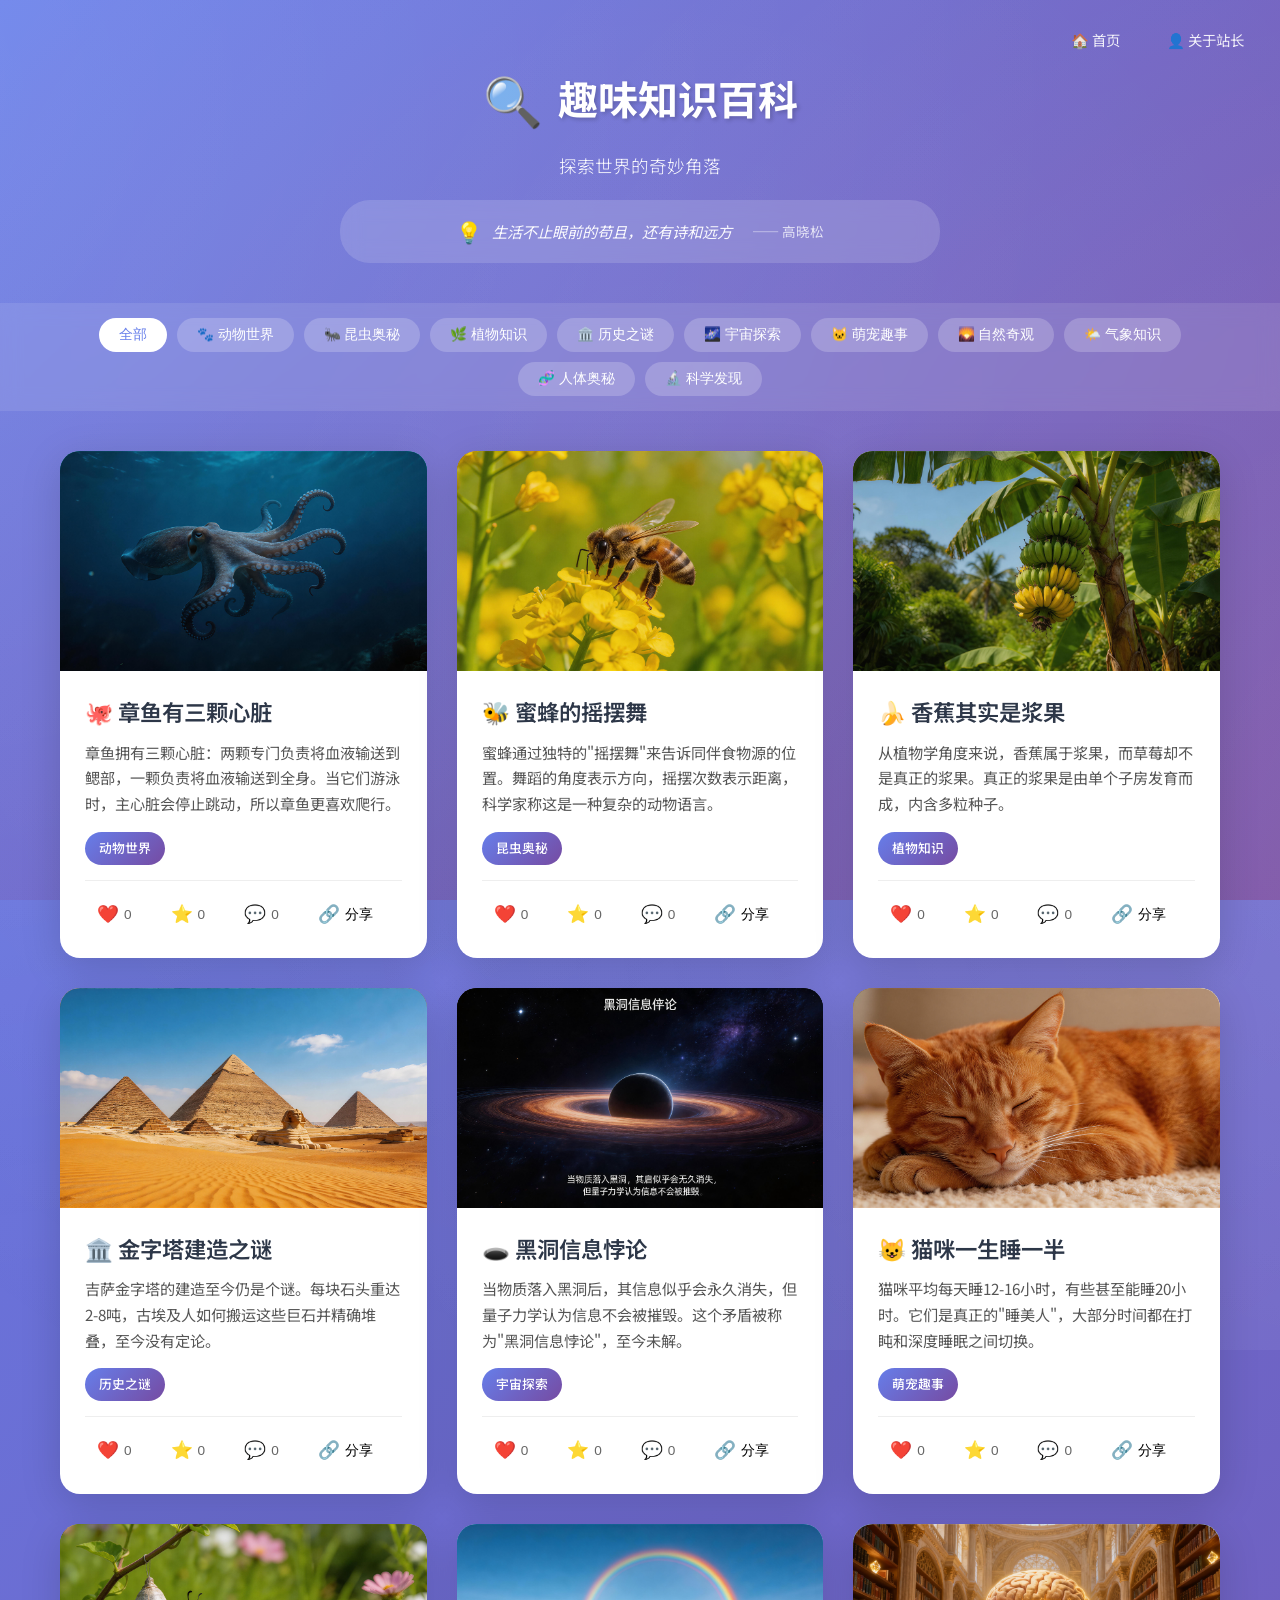
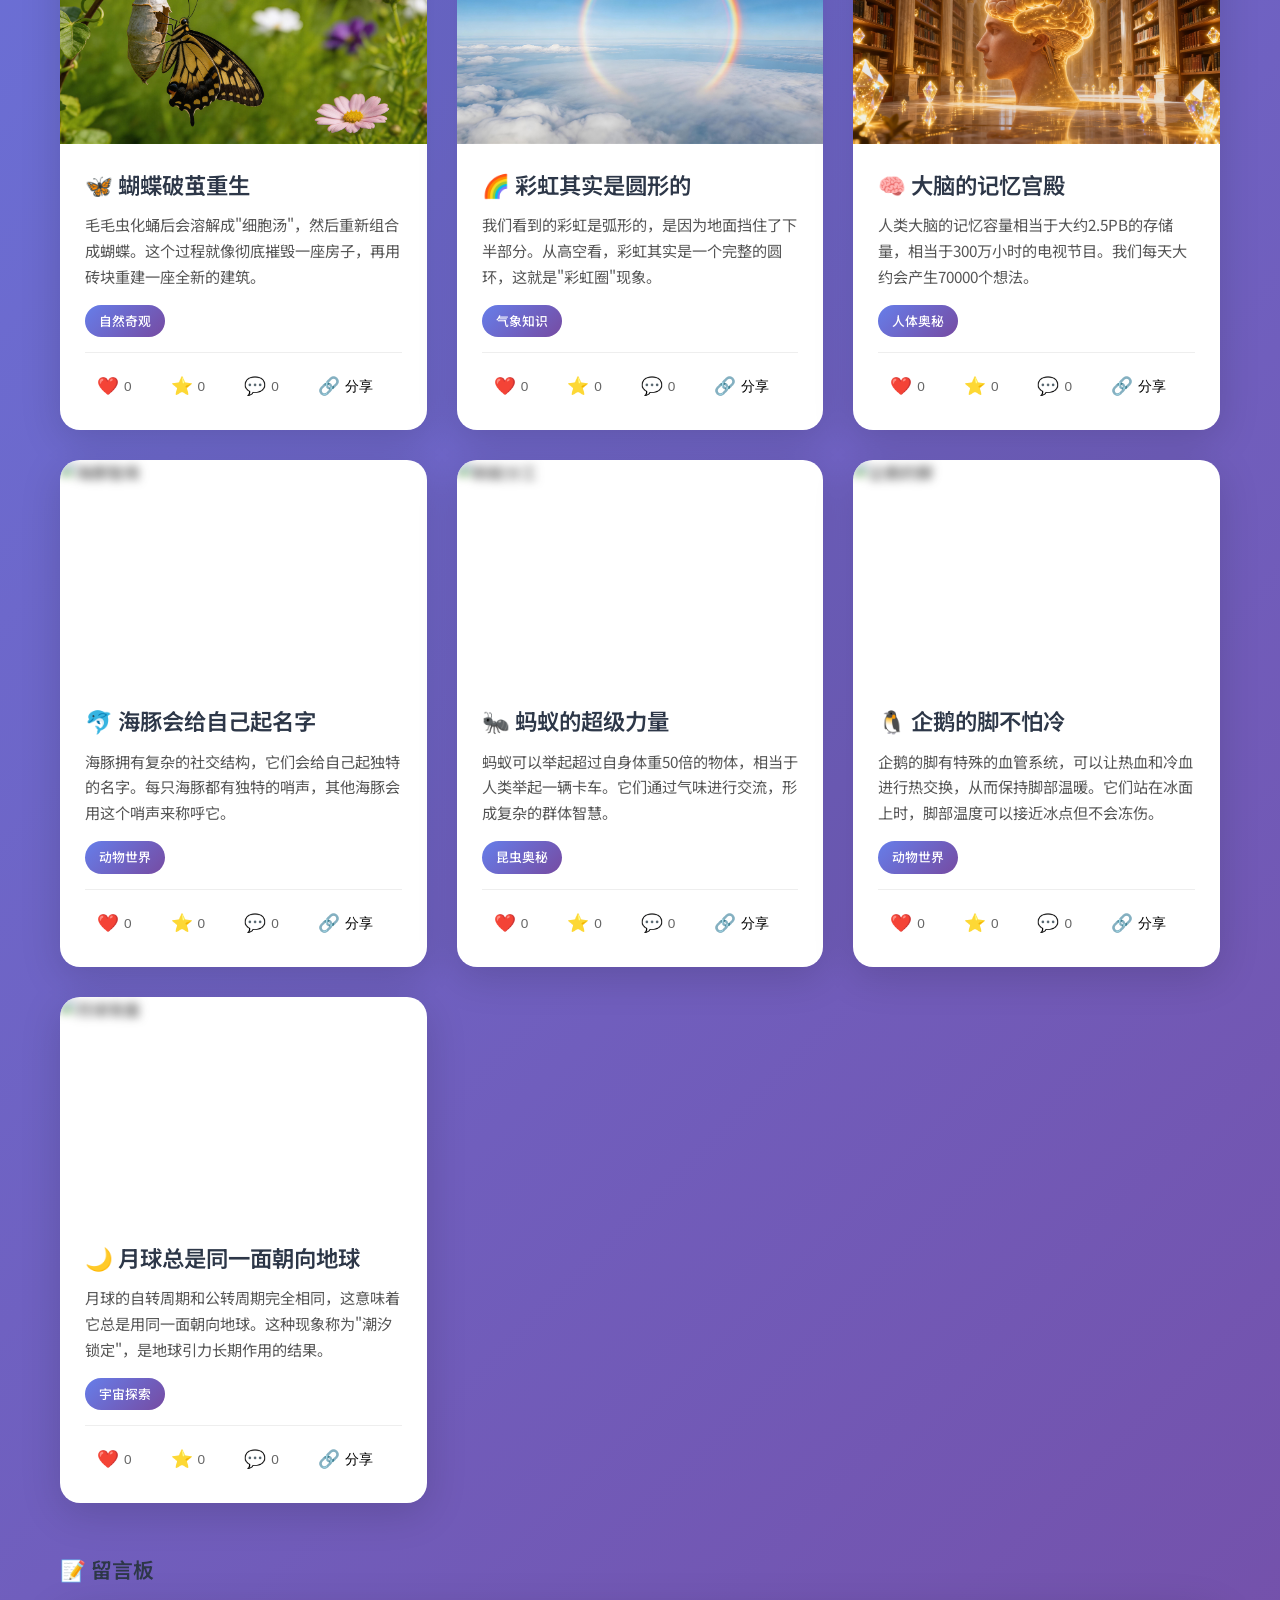
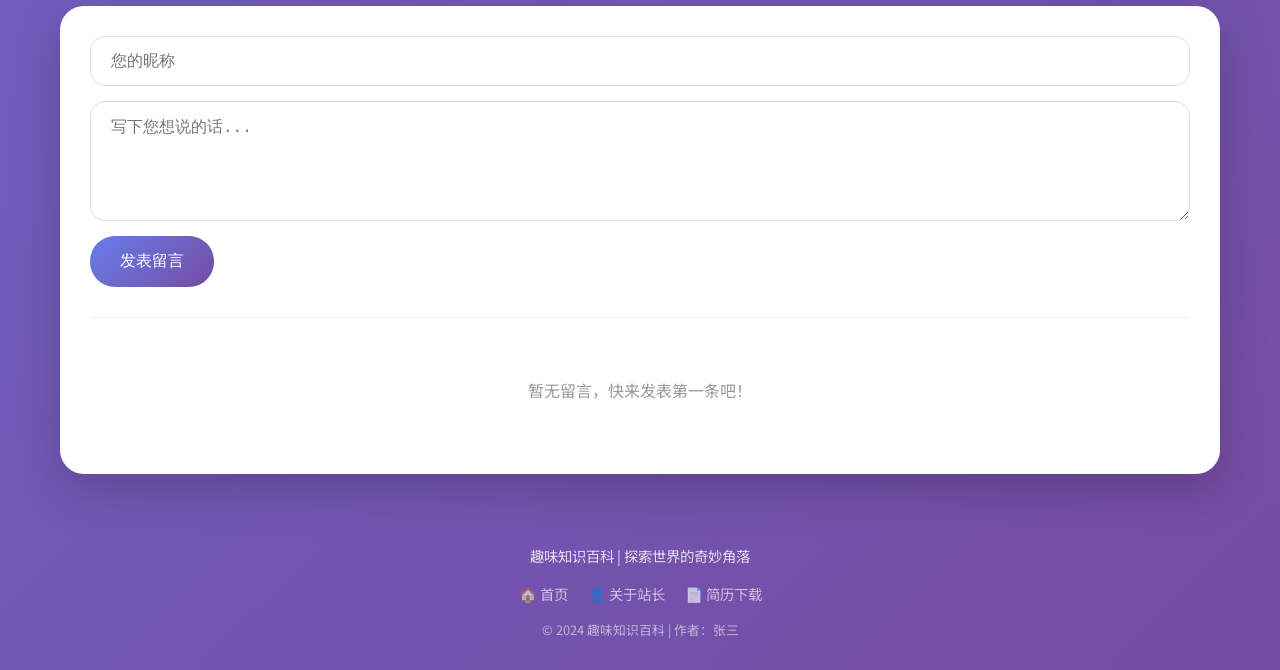
<file: index.html>
<!DOCTYPE html>
<html lang="zh-CN">
<head>
    <meta charset="UTF-8">
    <meta name="viewport" content="width=device-width, initial-scale=1.0">
    <title>趣味知识百科</title>
    <link rel="stylesheet" href="styles.css">
    <link href="https://fonts.googleapis.com/css2?family=Noto+Sans+SC:wght@300;400;500;700&display=swap" rel="stylesheet">
</head>
<body>
    <header class="header">
        <div class="container">
            <nav class="nav">
                <a href="index.html" class="nav-link">🏠 首页</a>
                <a href="about.html" class="nav-link">👤 关于站长</a>
            </nav>
            <div class="logo">
                <span class="icon">🔍</span>
                <h1>趣味知识百科</h1>
            </div>
            <p class="tagline">探索世界的奇妙角落</p>
            <div class="daily-quote" id="dailyQuote">
                <span class="quote-icon">💡</span>
                <span class="quote-text">加载中...</span>
                <span class="quote-author"></span>
            </div>
        </div>
    </header>

    <div class="category-filter">
        <div class="container">
            <button class="filter-btn active" data-category="all">全部</button>
            <button class="filter-btn" data-category="动物世界">🐾 动物世界</button>
            <button class="filter-btn" data-category="昆虫奥秘">🐜 昆虫奥秘</button>
            <button class="filter-btn" data-category="植物知识">🌿 植物知识</button>
            <button class="filter-btn" data-category="历史之谜">🏛️ 历史之谜</button>
            <button class="filter-btn" data-category="宇宙探索">🌌 宇宙探索</button>
            <button class="filter-btn" data-category="萌宠趣事">🐱 萌宠趣事</button>
            <button class="filter-btn" data-category="自然奇观">🌄 自然奇观</button>
            <button class="filter-btn" data-category="气象知识">🌤️ 气象知识</button>
            <button class="filter-btn" data-category="人体奥秘">🧬 人体奥秘</button>
            <button class="filter-btn" data-category="科学发现">🔬 科学发现</button>
        </div>
    </div>

    <main class="main">
        <div class="container">
            <section class="card-grid">
                <article class="card" data-id="octopus" data-category="动物世界">
                    <div class="card-image">
                        <img data-src="images/jimeng-2026-06-02-5478-章鱼有三颗心脏科普知识配图，真实章鱼特写，质感清晰，无卡片边框，纯粹真实摄影.png" alt="章鱼有三颗心脏" class="lightbox-trigger lazy">
                        <img data-src="images/jimeng-2026-06-02-7272-章鱼有三颗心脏科普知识配图，真实章鱼在珊瑚礁间游动，无卡片边框，纯粹真实摄影，自....png" alt="章鱼在珊瑚礁间" class="lightbox-trigger lazy">
                        <img data-src="images/jimeng-2026-06-02-8868-章鱼有三颗心脏科普知识配图，真实章鱼在深海环境，无卡片边框，纯粹真实摄影，深海蓝....png" alt="章鱼在深海" class="lightbox-trigger lazy">
                        <div class="image-overlay">
                            <span class="overlay-icon">🔍</span>
                        </div>
                    </div>
                    <div class="card-content">
                        <h2 class="card-title">🐙 章鱼有三颗心脏</h2>
                        <p class="card-description">章鱼拥有三颗心脏：两颗专门负责将血液输送到鳃部，一颗负责将血液输送到全身。当它们游泳时，主心脏会停止跳动，所以章鱼更喜欢爬行。</p>
                        <span class="card-tag">动物世界</span>
                        <div class="card-actions">
                            <button class="action-btn like-btn" data-action="like">
                                <span class="action-icon">❤️</span>
                                <span class="action-count" id="like-octopus">0</span>
                            </button>
                            <button class="action-btn favorite-btn" data-action="favorite">
                                <span class="action-icon">⭐</span>
                                <span class="action-count" id="favorite-octopus">0</span>
                            </button>
                            <button class="action-btn comment-btn" data-action="comment">
                                <span class="action-icon">💬</span>
                                <span class="action-count" id="comment-octopus">0</span>
                            </button>
                            <button class="action-btn share-btn" data-action="share">
                                <span class="action-icon">🔗</span>
                                <span class="action-text">分享</span>
                            </button>
                        </div>
                    </div>
                </article>

                <article class="card" data-id="bee" data-category="昆虫奥秘">
                    <div class="card-image">
                        <img data-src="images/jimeng-2026-06-02-3934-蜜蜂的摇摆舞科普配图，真实蜜蜂在花朵上，无卡片边框，自然微距摄影，清晰生动.png" alt="蜜蜂的摇摆舞" class="lightbox-trigger lazy">
                        <img data-src="images/jimeng-2026-06-02-1002-蜜蜂的摇摆舞科普配图，蜂巢内蜜蜂群体，无卡片边框，真实自然摄影.png" alt="蜂巢内蜜蜂" class="lightbox-trigger lazy">
                        <img data-src="images/jimeng-2026-06-02-6419-蜜蜂的摇摆舞科普配图，春季花丛中蜜蜂特写，无卡片边框，真实微距摄影.png" alt="花丛中蜜蜂" class="lightbox-trigger lazy">
                        <div class="image-overlay">
                            <span class="overlay-icon">🔍</span>
                        </div>
                    </div>
                    <div class="card-content">
                        <h2 class="card-title">🐝 蜜蜂的摇摆舞</h2>
                        <p class="card-description">蜜蜂通过独特的"摇摆舞"来告诉同伴食物源的位置。舞蹈的角度表示方向，摇摆次数表示距离，科学家称这是一种复杂的动物语言。</p>
                        <span class="card-tag">昆虫奥秘</span>
                        <div class="card-actions">
                            <button class="action-btn like-btn" data-action="like">
                                <span class="action-icon">❤️</span>
                                <span class="action-count" id="like-bee">0</span>
                            </button>
                            <button class="action-btn favorite-btn" data-action="favorite">
                                <span class="action-icon">⭐</span>
                                <span class="action-count" id="favorite-bee">0</span>
                            </button>
                            <button class="action-btn comment-btn" data-action="comment">
                                <span class="action-icon">💬</span>
                                <span class="action-count" id="comment-bee">0</span>
                            </button>
                            <button class="action-btn share-btn" data-action="share">
                                <span class="action-icon">🔗</span>
                                <span class="action-text">分享</span>
                            </button>
                        </div>
                    </div>
                </article>

                <article class="card" data-id="banana" data-category="植物知识">
                    <div class="card-image">
                        <img data-src="images/jimeng-2026-06-02-8389-香蕉其实是浆果科普配图，新鲜剥开香蕉特写，果肉纹理清晰，无卡片边框，真实美食摄影.png" alt="香蕉是浆果" class="lightbox-trigger lazy">
                        <img data-src="images/jimeng-2026-06-02-6418-香蕉其实是浆果科普配图，热带香蕉园收获场景，无卡片边框，真实农业摄影.png" alt="香蕉园" class="lightbox-trigger lazy">
                        <img data-src="images/jimeng-2026-06-02-7385-香蕉其实是浆果科普配图，热带香蕉树成串香蕉，无卡片边框，真实自然风光摄影.png" alt="香蕉树" class="lightbox-trigger lazy">
                        <div class="image-overlay">
                            <span class="overlay-icon">🔍</span>
                        </div>
                    </div>
                    <div class="card-content">
                        <h2 class="card-title">🍌 香蕉其实是浆果</h2>
                        <p class="card-description">从植物学角度来说，香蕉属于浆果，而草莓却不是真正的浆果。真正的浆果是由单个子房发育而成，内含多粒种子。</p>
                        <span class="card-tag">植物知识</span>
                        <div class="card-actions">
                            <button class="action-btn like-btn" data-action="like">
                                <span class="action-icon">❤️</span>
                                <span class="action-count" id="like-banana">0</span>
                            </button>
                            <button class="action-btn favorite-btn" data-action="favorite">
                                <span class="action-icon">⭐</span>
                                <span class="action-count" id="favorite-banana">0</span>
                            </button>
                            <button class="action-btn comment-btn" data-action="comment">
                                <span class="action-icon">💬</span>
                                <span class="action-count" id="comment-banana">0</span>
                            </button>
                            <button class="action-btn share-btn" data-action="share">
                                <span class="action-icon">🔗</span>
                                <span class="action-text">分享</span>
                            </button>
                        </div>
                    </div>
                </article>

                <article class="card" data-id="pyramid" data-category="历史之谜">
                    <div class="card-image">
                        <img data-src="images/jimeng-2026-06-02-6427-金字塔建造之谜科普配图，日落金字塔全景，大气壮观，无卡片边框，真实风景摄影.png" alt="金字塔建造之谜" class="lightbox-trigger lazy">
                        <img data-src="images/jimeng-2026-06-02-1723-金字塔建造之谜科普配图，金字塔石块纹理特写，古老质感，无卡片边框，真实细节摄影.png" alt="金字塔石块" class="lightbox-trigger lazy">
                        <img data-src="images/jimeng-2026-06-02-6603-金字塔建造之谜科普配图，吉萨金字塔群沙漠全景，无卡片边框，真实风景摄影.png" alt="吉萨金字塔群" class="lightbox-trigger lazy">
                        <div class="image-overlay">
                            <span class="overlay-icon">🔍</span>
                        </div>
                    </div>
                    <div class="card-content">
                        <h2 class="card-title">🏛️ 金字塔建造之谜</h2>
                        <p class="card-description">吉萨金字塔的建造至今仍是个谜。每块石头重达2-8吨，古埃及人如何搬运这些巨石并精确堆叠，至今没有定论。</p>
                        <span class="card-tag">历史之谜</span>
                        <div class="card-actions">
                            <button class="action-btn like-btn" data-action="like">
                                <span class="action-icon">❤️</span>
                                <span class="action-count" id="like-pyramid">0</span>
                            </button>
                            <button class="action-btn favorite-btn" data-action="favorite">
                                <span class="action-icon">⭐</span>
                                <span class="action-count" id="favorite-pyramid">0</span>
                            </button>
                            <button class="action-btn comment-btn" data-action="comment">
                                <span class="action-icon">💬</span>
                                <span class="action-count" id="comment-pyramid">0</span>
                            </button>
                            <button class="action-btn share-btn" data-action="share">
                                <span class="action-icon">🔗</span>
                                <span class="action-text">分享</span>
                            </button>
                        </div>
                    </div>
                </article>

                <article class="card" data-id="blackhole" data-category="宇宙探索">
                    <div class="card-image">
                        <img data-src="images/jimeng-2026-06-02-1906-黑洞信息悖论科普配图，宇宙黑洞可视化，吸积盘发光，无卡片边框，科幻真实质感宇宙场....png" alt="黑洞信息悖论" class="lightbox-trigger lazy">
                        <img data-src="images/jimeng-2026-06-02-2235-黑洞信息悖论科普配图，黑洞事件视界全景星云背景，无卡片边框，宇宙科学可视化.png" alt="黑洞事件视界" class="lightbox-trigger lazy">
                        <img data-src="images/jimeng-2026-06-02-3028-黑洞信息悖论科普配图，超大质量黑洞侧面视角，无卡片边框，宇宙深空场景真实质感.png" alt="超大质量黑洞" class="lightbox-trigger lazy">
                        <div class="image-overlay">
                            <span class="overlay-icon">🔍</span>
                        </div>
                    </div>
                    <div class="card-content">
                        <h2 class="card-title">🕳️ 黑洞信息悖论</h2>
                        <p class="card-description">当物质落入黑洞后，其信息似乎会永久消失，但量子力学认为信息不会被摧毁。这个矛盾被称为"黑洞信息悖论"，至今未解。</p>
                        <span class="card-tag">宇宙探索</span>
                        <div class="card-actions">
                            <button class="action-btn like-btn" data-action="like">
                                <span class="action-icon">❤️</span>
                                <span class="action-count" id="like-blackhole">0</span>
                            </button>
                            <button class="action-btn favorite-btn" data-action="favorite">
                                <span class="action-icon">⭐</span>
                                <span class="action-count" id="favorite-blackhole">0</span>
                            </button>
                            <button class="action-btn comment-btn" data-action="comment">
                                <span class="action-icon">💬</span>
                                <span class="action-count" id="comment-blackhole">0</span>
                            </button>
                            <button class="action-btn share-btn" data-action="share">
                                <span class="action-icon">🔗</span>
                                <span class="action-text">分享</span>
                            </button>
                        </div>
                    </div>
                </article>

                <article class="card" data-id="cat" data-category="萌宠趣事">
                    <div class="card-image">
                        <img data-src="images/jimeng-2026-06-02-8568-猫咪一生睡一半科普配图，猫咪蜷缩窗台晒太阳睡觉，无卡片边框，治愈真实猫摄影.png" alt="猫咪的睡眠" class="lightbox-trigger lazy">
                        <img data-src="images/jimeng-2026-06-02-2104-猫咪一生睡一半科普配图，猫咪趴在沙发睡觉，暖色调室内，无卡片边框，真实猫咪摄影.png" alt="猫咪在沙发" class="lightbox-trigger lazy">
                        <img data-src="images/jimeng-2026-06-02-2727-猫咪一生睡一半科普配图，橘猫趴在地毯深度睡眠特写，无卡片边框，真实宠物摄影.png" alt="橘猫睡觉" class="lightbox-trigger lazy">
                        <div class="image-overlay">
                            <span class="overlay-icon">🔍</span>
                        </div>
                    </div>
                    <div class="card-content">
                        <h2 class="card-title">😺 猫咪一生睡一半</h2>
                        <p class="card-description">猫咪平均每天睡12-16小时，有些甚至能睡20小时。它们是真正的"睡美人"，大部分时间都在打盹和深度睡眠之间切换。</p>
                        <span class="card-tag">萌宠趣事</span>
                        <div class="card-actions">
                            <button class="action-btn like-btn" data-action="like">
                                <span class="action-icon">❤️</span>
                                <span class="action-count" id="like-cat">0</span>
                            </button>
                            <button class="action-btn favorite-btn" data-action="favorite">
                                <span class="action-icon">⭐</span>
                                <span class="action-count" id="favorite-cat">0</span>
                            </button>
                            <button class="action-btn comment-btn" data-action="comment">
                                <span class="action-icon">💬</span>
                                <span class="action-count" id="comment-cat">0</span>
                            </button>
                            <button class="action-btn share-btn" data-action="share">
                                <span class="action-icon">🔗</span>
                                <span class="action-text">分享</span>
                            </button>
                        </div>
                    </div>
                </article>

                <article class="card" data-id="butterfly" data-category="自然奇观">
                    <div class="card-image">
                        <img data-src="images/jimeng-2026-06-02-9205-蝴蝶破茧重生科普配图，蝴蝶刚破茧展开翅膀，无卡片边框，真实自然微距摄影.png" alt="蝴蝶破茧" class="lightbox-trigger lazy">
                        <img data-src="images/jimeng-2026-06-02-6712-蝴蝶破茧重生科普配图，蝴蝶破茧过程特写，蛹开裂细节，无卡片边框，真实自然微距摄影.png" alt="蝴蝶破茧过程" class="lightbox-trigger lazy">
                        <img data-src="images/jimeng-2026-06-02-8774-蝴蝶破茧重生科普配图，蝴蝶完全破茧停留在茧壳，花园背景，无卡片边框，真实自然摄影.png" alt="蝴蝶停留在茧壳" class="lightbox-trigger lazy">
                        <div class="image-overlay">
                            <span class="overlay-icon">🔍</span>
                        </div>
                    </div>
                    <div class="card-content">
                        <h2 class="card-title">🦋 蝴蝶破茧重生</h2>
                        <p class="card-description">毛毛虫化蛹后会溶解成"细胞汤"，然后重新组合成蝴蝶。这个过程就像彻底摧毁一座房子，再用砖块重建一座全新的建筑。</p>
                        <span class="card-tag">自然奇观</span>
                        <div class="card-actions">
                            <button class="action-btn like-btn" data-action="like">
                                <span class="action-icon">❤️</span>
                                <span class="action-count" id="like-butterfly">0</span>
                            </button>
                            <button class="action-btn favorite-btn" data-action="favorite">
                                <span class="action-icon">⭐</span>
                                <span class="action-count" id="favorite-butterfly">0</span>
                            </button>
                            <button class="action-btn comment-btn" data-action="comment">
                                <span class="action-icon">💬</span>
                                <span class="action-count" id="comment-butterfly">0</span>
                            </button>
                            <button class="action-btn share-btn" data-action="share">
                                <span class="action-icon">🔗</span>
                                <span class="action-text">分享</span>
                            </button>
                        </div>
                    </div>
                </article>

                <article class="card" data-id="rainbow" data-category="气象知识">
                    <div class="card-image">
                        <img data-src="images/jimeng-2026-06-02-3410-彩虹其实是圆形的科普配图，雨后瀑布上空完整圆形彩虹，无卡片边框，真实自然风景摄影.png" alt="彩虹是圆形的" class="lightbox-trigger lazy">
                        <img data-src="images/jimeng-2026-06-02-4482-彩虹其实是圆形的科普配图，完整圆形彩虹环绕远山，航拍视角，无卡片边框，真实自然风....png" alt="彩虹环绕远山" class="lightbox-trigger lazy">
                        <img data-src="images/jimeng-2026-06-02-6774-彩虹其实是圆形的科普配图，高空俯瞰完整圆形彩虹，云层背景，无卡片边框，真实自然风....png" alt="高空彩虹" class="lightbox-trigger lazy">
                        <div class="image-overlay">
                            <span class="overlay-icon">🔍</span>
                        </div>
                    </div>
                    <div class="card-content">
                        <h2 class="card-title">🌈 彩虹其实是圆形的</h2>
                        <p class="card-description">我们看到的彩虹是弧形的，是因为地面挡住了下半部分。从高空看，彩虹其实是一个完整的圆环，这就是"彩虹圈"现象。</p>
                        <span class="card-tag">气象知识</span>
                        <div class="card-actions">
                            <button class="action-btn like-btn" data-action="like">
                                <span class="action-icon">❤️</span>
                                <span class="action-count" id="like-rainbow">0</span>
                            </button>
                            <button class="action-btn favorite-btn" data-action="favorite">
                                <span class="action-icon">⭐</span>
                                <span class="action-count" id="favorite-rainbow">0</span>
                            </button>
                            <button class="action-btn comment-btn" data-action="comment">
                                <span class="action-icon">💬</span>
                                <span class="action-count" id="comment-rainbow">0</span>
                            </button>
                            <button class="action-btn share-btn" data-action="share">
                                <span class="action-icon">🔗</span>
                                <span class="action-text">分享</span>
                            </button>
                        </div>
                    </div>
                </article>

                <article class="card" data-id="brain" data-category="人体奥秘">
                    <div class="card-image">
                        <img data-src="images/jimeng-2026-06-07-1832-轻柔梦幻风格，人类大脑向外飘出无数色彩柔和的发光微型气泡，每个气泡都代表一个想法....png" alt="大脑记忆" class="lightbox-trigger lazy">
                        <img data-src="images/jimeng-2026-06-07-3796-创意信息可视化风格，左侧是人类大脑，右侧做直观类比：堆叠的2.5PB容量硬盘阵列....png" alt="大脑结构" class="lightbox-trigger lazy">
                        <img data-src="images/jimeng-2026-06-07-5458-奇幻概念插画风格，人类大脑内部构建成宏伟的宫殿空间，排列着无数装满记忆的书架与发....png" alt="大脑功能" class="lightbox-trigger lazy">
                        <div class="image-overlay">
                            <span class="overlay-icon">🔍</span>
                        </div>
                    </div>
                    <div class="card-content">
                        <h2 class="card-title">🧠 大脑的记忆宫殿</h2>
                        <p class="card-description">人类大脑的记忆容量相当于大约2.5PB的存储量，相当于300万小时的电视节目。我们每天大约会产生70000个想法。</p>
                        <span class="card-tag">人体奥秘</span>
                        <div class="card-actions">
                            <button class="action-btn like-btn" data-action="like">
                                <span class="action-icon">❤️</span>
                                <span class="action-count" id="like-brain">0</span>
                            </button>
                            <button class="action-btn favorite-btn" data-action="favorite">
                                <span class="action-icon">⭐</span>
                                <span class="action-count" id="favorite-brain">0</span>
                            </button>
                            <button class="action-btn comment-btn" data-action="comment">
                                <span class="action-icon">💬</span>
                                <span class="action-count" id="comment-brain">0</span>
                            </button>
                            <button class="action-btn share-btn" data-action="share">
                                <span class="action-icon">🔗</span>
                                <span class="action-text">分享</span>
                            </button>
                        </div>
                    </div>
                </article>

                <article class="card" data-id="dolphin" data-category="动物世界">
                    <div class="card-image">
                        <img data-src="images/jimeng-2026-06-07-3555-蔚蓝清澈的热带海洋中，一只海豚跃出水面，周围环绕着代表独特哨声的彩色声波波纹，阳....png" alt="海豚智商" class="lightbox-trigger lazy">
                        <img data-src="images/jimeng-2026-06-07-4599-一群海豚在开阔的蓝色海洋中结伴游动，彼此亲密互动，形成秩序井然的社交群体，澄澈海....png" alt="海豚跳跃" class="lightbox-trigger lazy">
                        <img data-src="images/jimeng-2026-06-07-8259-两只海豚在清澈的海水中面对面游动，各自发出形态不同的柔和声波波纹，仿佛在用专属哨....png" alt="海豚群体" class="lightbox-trigger lazy">
                        <div class="image-overlay">
                            <span class="overlay-icon">🔍</span>
                        </div>
                    </div>
                    <div class="card-content">
                        <h2 class="card-title">🐬 海豚会给自己起名字</h2>
                        <p class="card-description">海豚拥有复杂的社交结构，它们会给自己起独特的名字。每只海豚都有独特的哨声，其他海豚会用这个哨声来称呼它。</p>
                        <span class="card-tag">动物世界</span>
                        <div class="card-actions">
                            <button class="action-btn like-btn" data-action="like">
                                <span class="action-icon">❤️</span>
                                <span class="action-count" id="like-dolphin">0</span>
                            </button>
                            <button class="action-btn favorite-btn" data-action="favorite">
                                <span class="action-icon">⭐</span>
                                <span class="action-count" id="favorite-dolphin">0</span>
                            </button>
                            <button class="action-btn comment-btn" data-action="comment">
                                <span class="action-icon">💬</span>
                                <span class="action-count" id="comment-dolphin">0</span>
                            </button>
                            <button class="action-btn share-btn" data-action="share">
                                <span class="action-icon">🔗</span>
                                <span class="action-text">分享</span>
                            </button>
                        </div>
                    </div>
                </article>

                <article class="card" data-id="ant" data-category="昆虫奥秘">
                    <div class="card-image">
                        <img data-src="images/jimeng-2026-06-07-7202-俯拍微距视角，密集的蚂蚁群体在地面上有序行进，彼此之间通过半透明虚线形式的信息素....png" alt="蚂蚁分工" class="lightbox-trigger lazy">
                        <img data-src="images/jimeng-2026-06-07-7760-微距写实摄影，一只强壮的黑蚂蚁在户外地面上稳稳举起重量远超自身的大块面包屑，肢体....png" alt="蚂蚁搬运" class="lightbox-trigger lazy">
                        <img data-src="images/jimeng-2026-06-07-7627-创意对比插画风格，拟人化的蚂蚁站在城市街道上轻松举着一辆重型卡车，周围的人类抬头....png" alt="蚂蚁巢穴" class="lightbox-trigger lazy">
                        <div class="image-overlay">
                            <span class="overlay-icon">🔍</span>
                        </div>
                    </div>
                    <div class="card-content">
                        <h2 class="card-title">🐜 蚂蚁的超级力量</h2>
                        <p class="card-description">蚂蚁可以举起超过自身体重50倍的物体，相当于人类举起一辆卡车。它们通过气味进行交流，形成复杂的群体智慧。</p>
                        <span class="card-tag">昆虫奥秘</span>
                        <div class="card-actions">
                            <button class="action-btn like-btn" data-action="like">
                                <span class="action-icon">❤️</span>
                                <span class="action-count" id="like-ant">0</span>
                            </button>
                            <button class="action-btn favorite-btn" data-action="favorite">
                                <span class="action-icon">⭐</span>
                                <span class="action-count" id="favorite-ant">0</span>
                            </button>
                            <button class="action-btn comment-btn" data-action="comment">
                                <span class="action-icon">💬</span>
                                <span class="action-count" id="comment-ant">0</span>
                            </button>
                            <button class="action-btn share-btn" data-action="share">
                                <span class="action-icon">🔗</span>
                                <span class="action-text">分享</span>
                            </button>
                        </div>
                    </div>
                </article>

                <article class="card" data-id="penguin" data-category="动物世界">
                    <div class="card-image">
                        <img data-src="images/jimeng-2026-06-07-4722-写实南极极地场景，一群企鹅稳稳站在皑皑冰面上，特写它们的黑色脚掌接触冰面，背景是....png" alt="企鹅的脚" class="lightbox-trigger lazy">
                        <img data-src="images/jimeng-2026-06-07-4867-微距写实特写，企鹅的脚掌踩在带有细碎冰霜的冰面上，用淡蓝色渐变视觉化示意脚部温度....png" alt="企鹅群体" class="lightbox-trigger lazy">
                        <img data-src="images/jimeng-2026-06-07-6293-科普插画风格，企鹅脚部半透明解剖特写，清晰展示内部交错的特殊血管结构，用箭头示意....png" alt="企鹅游泳" class="lightbox-trigger lazy">
                        <div class="image-overlay">
                            <span class="overlay-icon">🔍</span>
                        </div>
                    </div>
                    <div class="card-content">
                        <h2 class="card-title">🐧 企鹅的脚不怕冷</h2>
                        <p class="card-description">企鹅的脚有特殊的血管系统，可以让热血和冷血进行热交换，从而保持脚部温暖。它们站在冰面上时，脚部温度可以接近冰点但不会冻伤。</p>
                        <span class="card-tag">动物世界</span>
                        <div class="card-actions">
                            <button class="action-btn like-btn" data-action="like">
                                <span class="action-icon">❤️</span>
                                <span class="action-count" id="like-penguin">0</span>
                            </button>
                            <button class="action-btn favorite-btn" data-action="favorite">
                                <span class="action-icon">⭐</span>
                                <span class="action-count" id="favorite-penguin">0</span>
                            </button>
                            <button class="action-btn comment-btn" data-action="comment">
                                <span class="action-icon">💬</span>
                                <span class="action-count" id="comment-penguin">0</span>
                            </button>
                            <button class="action-btn share-btn" data-action="share">
                                <span class="action-icon">🔗</span>
                                <span class="action-text">分享</span>
                            </button>
                        </div>
                    </div>
                </article>

                <article class="card" data-id="moon" data-category="宇宙探索">
                    <div class="card-image">
                        <img data-src="images/jimeng-2026-06-07-2290-写实天文摄影风格，深邃黑色宇宙背景中，地球与月球同框，月球始终以同一面朝向地球，....png" alt="月球背面" class="lightbox-trigger lazy">
                        <img data-src="images/jimeng-2026-06-07-7055-科普示意图风格，展示月球围绕地球公转的轨道，同时标注月球自转的箭头，清晰标注「自....png" alt="月球表面" class="lightbox-trigger lazy">
                        <img data-src="images/jimeng-2026-06-07-5984-概念可视化风格，地球与月球之间画出半透明淡蓝色的引力作用线条，标注「潮汐锁定」文....png" alt="月球与地球" class="lightbox-trigger lazy">
                        <div class="image-overlay">
                            <span class="overlay-icon">🔍</span>
                        </div>
                    </div>
                    <div class="card-content">
                        <h2 class="card-title">🌙 月球总是同一面朝向地球</h2>
                        <p class="card-description">月球的自转周期和公转周期完全相同，这意味着它总是用同一面朝向地球。这种现象称为"潮汐锁定"，是地球引力长期作用的结果。</p>
                        <span class="card-tag">宇宙探索</span>
                        <div class="card-actions">
                            <button class="action-btn like-btn" data-action="like">
                                <span class="action-icon">❤️</span>
                                <span class="action-count" id="like-moon">0</span>
                            </button>
                            <button class="action-btn favorite-btn" data-action="favorite">
                                <span class="action-icon">⭐</span>
                                <span class="action-count" id="favorite-moon">0</span>
                            </button>
                            <button class="action-btn comment-btn" data-action="comment">
                                <span class="action-icon">💬</span>
                                <span class="action-count" id="comment-moon">0</span>
                            </button>
                            <button class="action-btn share-btn" data-action="share">
                                <span class="action-icon">🔗</span>
                                <span class="action-text">分享</span>
                            </button>
                        </div>
                    </div>
                </article>
            </section>

            <section class="guestbook-section">
                <h2 class="section-title">📝 留言板</h2>
                <div class="guestbook">
                    <div class="guestbook-form">
                        <input type="text" class="guestbook-name" placeholder="您的昵称" id="guestbookName">
                        <textarea class="guestbook-content" placeholder="写下您想说的话..." id="guestbookMessage"></textarea>
                        <button class="guestbook-submit" id="guestbookSubmit">发表留言</button>
                    </div>
                    <div class="guestbook-list" id="guestbookList">
                        <div class="no-messages">暂无留言，快来发表第一条吧！</div>
                    </div>
                </div>
            </section>
        </div>
    </main>

    <footer class="footer">
        <div class="container">
            <p>趣味知识百科 | 探索世界的奇妙角落</p>
            <div class="footer-links">
                <a href="index.html" class="footer-link">🏠 首页</a>
                <a href="about.html" class="footer-link">👤 关于站长</a>
                <a href="file:///C:/Users/Administrator/Desktop/%E7%AE%80%E5%8E%86.pdf" class="footer-link" target="_blank">📄 简历下载</a>
            </div>
            <p class="copyright">© 2024 趣味知识百科 | 作者：张三</p>
        </div>
    </footer>

    <div class="scroll-indicator"></div>
    
    <button class="back-to-top" aria-label="返回顶部">↑</button>

    <script src="script.js"></script>
</body>
</html>
</file>
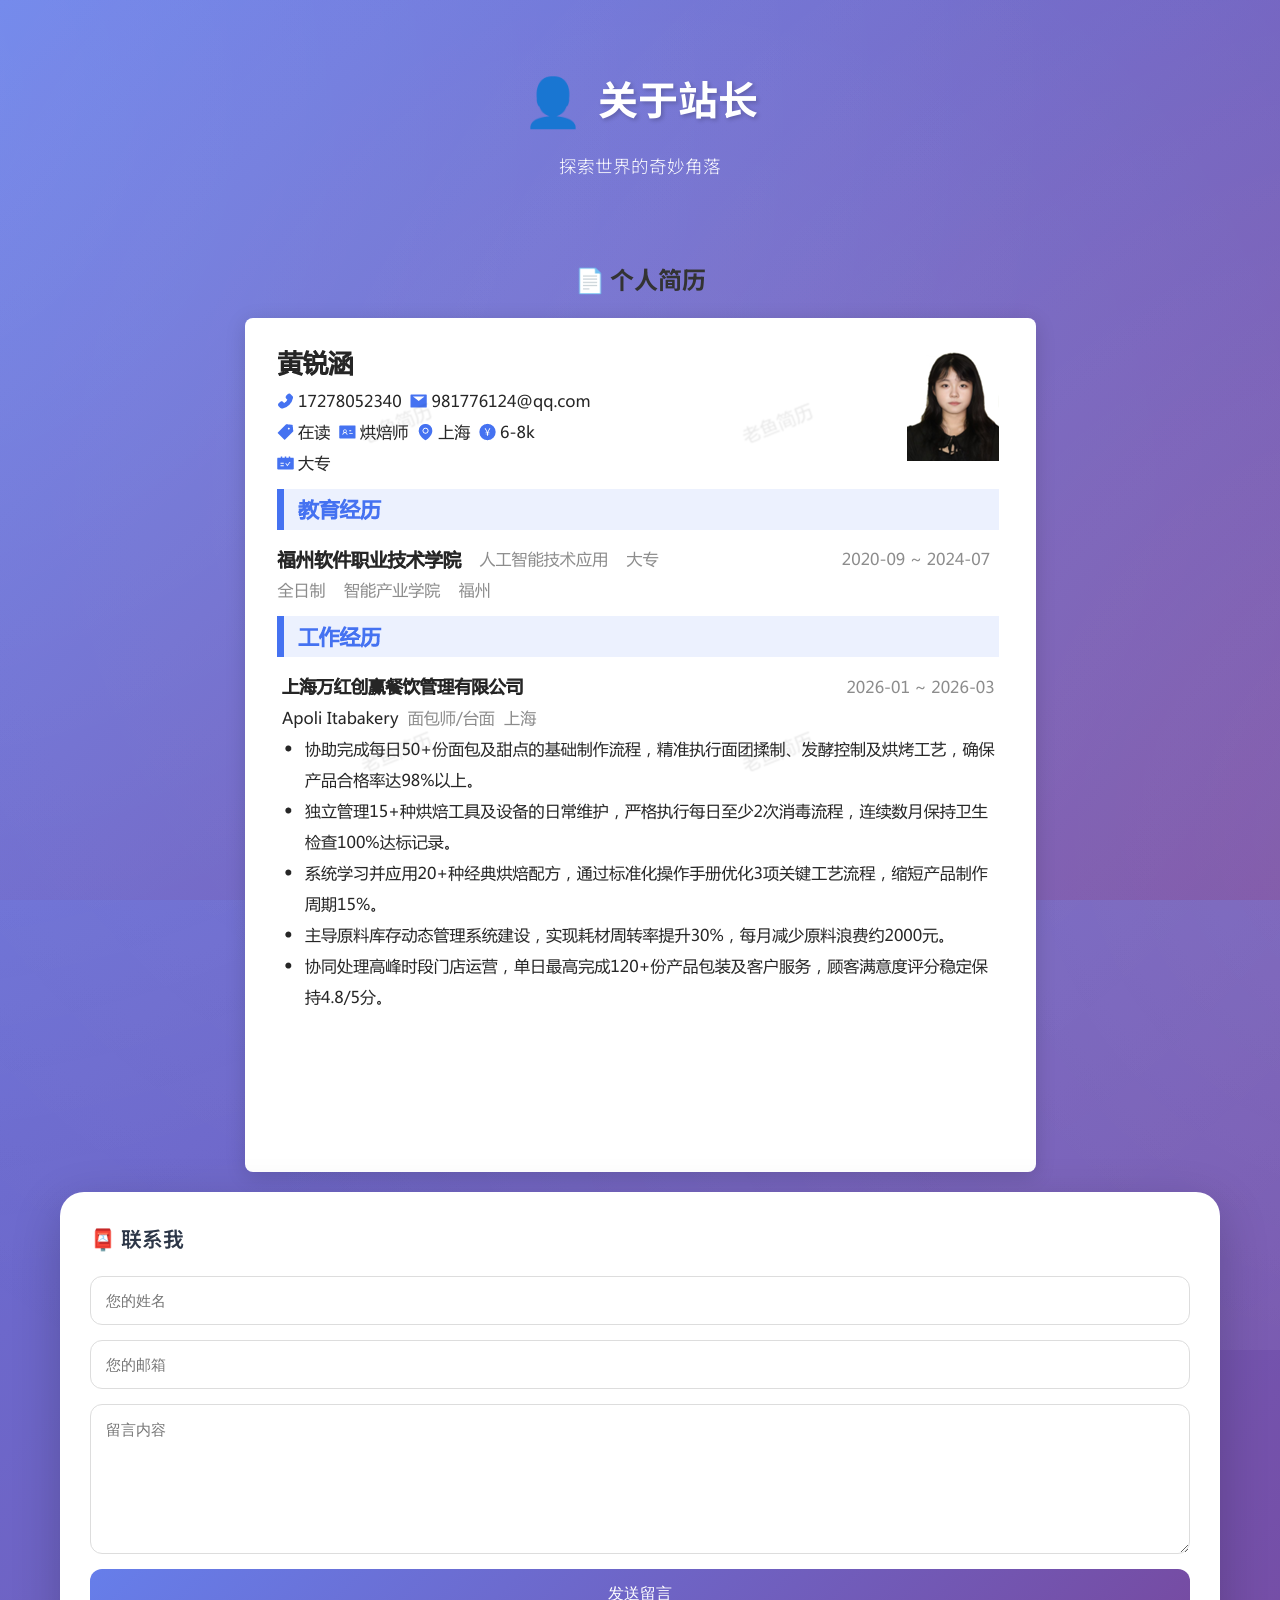
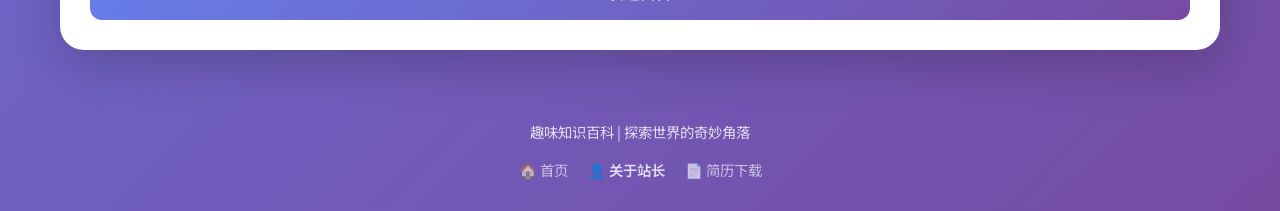
<file: about.html>
<!DOCTYPE html>
<html lang="zh-CN">
<head>
    <meta charset="UTF-8">
    <meta name="viewport" content="width=device-width, initial-scale=1.0">
    <title>关于站长 - 趣味知识百科</title>
    <link rel="stylesheet" href="styles.css">
    <link href="https://fonts.googleapis.com/css2?family=Noto+Sans+SC:wght@300;400;500;700&display=swap" rel="stylesheet">
    <style>
        .resume-container {
            display: flex;
            justify-content: center;
            margin: 20px 0;
        }
        .resume-image {
            max-width: 100%;
            height: auto;
            border-radius: 8px;
            box-shadow: 0 4px 20px rgba(0, 0, 0, 0.15);
        }
        .resume-title {
            text-align: center;
            margin-bottom: 20px;
            color: #333;
        }
    </style>
</head>
<body>
    <header class="header">
        <div class="container">
            <div class="logo">
                <span class="icon">👤</span>
                <h1>关于站长</h1>
            </div>
            <p class="tagline">探索世界的奇妙角落</p>
        </div>
    </header>

    <main class="main about-main">
        <div class="container">
            <h2 class="resume-title">📄 个人简历</h2>
            <div class="resume-container">
                <img src="images/简历.PNG" alt="个人简历" class="resume-image">
            </div>
            
            <div class="contact-card">
                <h3 class="section-title">📮 联系我</h3>
                <form class="contact-form" id="contactForm">
                    <div class="form-group">
                        <input type="text" class="form-input" placeholder="您的姓名" id="contactName">
                    </div>
                    <div class="form-group">
                        <input type="email" class="form-input" placeholder="您的邮箱" id="contactEmail">
                    </div>
                    <div class="form-group">
                        <textarea class="form-textarea" placeholder="留言内容" id="contactMessage"></textarea>
                    </div>
                    <button type="submit" class="submit-btn">发送留言</button>
                </form>
                <div class="success-message" id="successMessage">✉️ 留言已发送，感谢您的来信！</div>
            </div>
        </div>
    </main>

    <footer class="footer">
        <div class="container">
            <p>趣味知识百科 | 探索世界的奇妙角落</p>
            <div class="footer-links">
                <a href="index.html" class="footer-link">🏠 首页</a>
                <a href="about.html" class="footer-link active">👤 关于站长</a>
                <a href="file:///C:/Users/Administrator/Desktop/%E7%AE%80%E5%8E%86.pdf" class="footer-link" target="_blank">📄 简历下载</a>
            </div>
        </div>
    </footer>

    <div class="scroll-indicator"></div>
    
    <button class="back-to-top" aria-label="返回顶部">↑</button>

    <script src="script.js"></script>
    <script>
        document.addEventListener('DOMContentLoaded', () => {
            initAboutPage();
        });

        function initAboutPage() {
            const form = document.getElementById('contactForm');
            const successMessage = document.getElementById('successMessage');
            
            form.addEventListener('submit', (e) => {
                e.preventDefault();
                
                const name = document.getElementById('contactName').value;
                const email = document.getElementById('contactEmail').value;
                const message = document.getElementById('contactMessage').value;
                
                if (!name || !email || !message) {
                    alert('请填写完整信息');
                    return;
                }
                
                const contactData = {
                    name,
                    email,
                    message,
                    time: new Date().toLocaleString('zh-CN')
                };
                
                const messages = JSON.parse(localStorage.getItem('contactMessages') || '[]');
                messages.push(contactData);
                localStorage.setItem('contactMessages', JSON.stringify(messages));
                
                form.reset();
                successMessage.style.display = 'block';
                
                setTimeout(() => {
                    successMessage.style.display = 'none';
                }, 3000);
            });
        }
    </script>
</body>
</html>
</file>
<file: styles.css>
* {
    margin: 0;
    padding: 0;
    box-sizing: border-box;
}

body {
    font-family: 'Noto Sans SC', -apple-system, BlinkMacSystemFont, 'Segoe UI', Roboto, sans-serif;
    line-height: 1.6;
    color: #333;
    background: linear-gradient(135deg, #667eea 0%, #764ba2 100%);
    min-height: 100vh;
    overflow-x: hidden;
}

.container {
    max-width: 1200px;
    margin: 0 auto;
    padding: 0 20px;
}

.header {
    text-align: center;
    padding: 60px 20px 40px;
    color: white;
    position: relative;
    z-index: 100;
}

.header .logo {
    display: flex;
    align-items: center;
    justify-content: center;
    gap: 15px;
    margin-bottom: 15px;
}

.header .icon {
    font-size: 48px;
    animation: bounce 2s infinite;
}

@keyframes bounce {
    0%, 100% { transform: translateY(0); }
    50% { transform: translateY(-10px); }
}

.header h1 {
    font-size: 2.5rem;
    font-weight: 700;
    text-shadow: 2px 2px 4px rgba(0,0,0,0.2);
    animation: fadeInDown 0.8s ease-out;
}

@keyframes fadeInDown {
    from {
        opacity: 0;
        transform: translateY(-30px);
    }
    to {
        opacity: 1;
        transform: translateY(0);
    }
}

.header .tagline {
    font-size: 1.1rem;
    opacity: 0.9;
    font-weight: 300;
    animation: fadeInDown 0.8s ease-out 0.2s both;
}

.daily-quote {
    display: flex;
    align-items: center;
    justify-content: center;
    gap: 10px;
    margin-top: 20px;
    padding: 15px 25px;
    background: rgba(255, 255, 255, 0.15);
    backdrop-filter: blur(10px);
    border-radius: 30px;
    max-width: 600px;
    margin-left: auto;
    margin-right: auto;
    transition: all 0.3s ease;
    animation: fadeInDown 0.8s ease-out 0.4s both;
}

.daily-quote:hover {
    background: rgba(255, 255, 255, 0.2);
    transform: translateY(-2px) scale(1.02);
    box-shadow: 0 8px 30px rgba(0,0,0,0.2);
}

.daily-quote .quote-icon {
    font-size: 1.3rem;
    animation: pulse 2s infinite;
}

@keyframes pulse {
    0%, 100% { opacity: 1; transform: scale(1); }
    50% { opacity: 0.6; transform: scale(1.1); }
}

.daily-quote .quote-text {
    font-size: 0.95rem;
    font-weight: 400;
    font-style: italic;
    opacity: 0.95;
}

.daily-quote .quote-author {
    font-size: 0.85rem;
    opacity: 0.75;
    margin-left: 10px;
}

.daily-quote.loading {
    opacity: 0.6;
}

.main {
    padding: 40px 0;
}

.card-grid {
    display: grid;
    grid-template-columns: repeat(auto-fit, minmax(320px, 1fr));
    gap: 30px;
}

.card {
    background: white;
    border-radius: 20px;
    overflow: hidden;
    box-shadow: 0 10px 40px rgba(0,0,0,0.15);
    transition: all 0.4s cubic-bezier(0.34, 1.56, 0.64, 1);
    cursor: pointer;
    opacity: 0;
    transform: translateY(50px);
}

.card.visible {
    opacity: 1;
    transform: translateY(0);
}

.card:hover {
    transform: translateY(-15px) scale(1.03);
    box-shadow: 0 25px 60px rgba(0,0,0,0.25);
}

.card:hover .card-tag {
    transform: scale(1.1);
    background: linear-gradient(135deg, #f093fb 0%, #f5576c 100%);
}

.card-image {
    width: 100%;
    height: 220px;
    overflow: hidden;
    position: relative;
    cursor: pointer;
}

.card-image img {
    position: absolute;
    top: 0;
    left: 0;
    width: 100%;
    height: 100%;
    object-fit: cover;
    opacity: 0;
    transition: opacity 0.5s ease, transform 0.6s cubic-bezier(0.34, 1.56, 0.64, 1);
}

.card-image img:first-child {
    opacity: 1;
}

.card:hover .card-image img:first-child {
    opacity: 0;
}

.card:hover .card-image img:nth-child(2) {
    opacity: 1;
}

.card-image::before {
    content: '';
    position: absolute;
    top: 0;
    left: 0;
    right: 0;
    bottom: 0;
    background: linear-gradient(135deg, rgba(102, 126, 234, 0.4) 0%, rgba(118, 75, 162, 0.4) 100%);
    opacity: 0;
    transition: opacity 0.4s ease;
    z-index: 1;
}

.card:hover .card-image::before {
    opacity: 1;
}

.card-image img {
    width: 100%;
    height: 100%;
    object-fit: cover;
    transition: transform 0.6s cubic-bezier(0.34, 1.56, 0.64, 1);
}

.card:hover .card-image img {
    transform: scale(1.15);
}

.card-image .image-overlay {
    position: absolute;
    bottom: 0;
    left: 0;
    right: 0;
    padding: 15px;
    background: linear-gradient(to top, rgba(0,0,0,0.7), transparent);
    transform: translateY(100%);
    opacity: 0;
    transition: all 0.4s ease;
    z-index: 2;
}

.card:hover .card-image .image-overlay {
    transform: translateY(0);
    opacity: 1;
}

.image-overlay .overlay-icon {
    color: white;
    font-size: 1.5rem;
    margin-right: 10px;
    animation: float 1s ease-in-out infinite;
}

@keyframes float {
    0%, 100% { transform: translateY(0); }
    50% { transform: translateY(-5px); }
}

.card-content {
    padding: 25px;
    position: relative;
    cursor: pointer;
}

.card-content::before {
    content: '';
    position: absolute;
    top: 0;
    left: 25px;
    right: 25px;
    height: 2px;
    background: linear-gradient(90deg, transparent, #667eea, transparent);
    transform: scaleX(0);
    transition: transform 0.4s ease;
}

.card:hover .card-content::before {
    transform: scaleX(1);
}

.card-title {
    font-size: 1.4rem;
    font-weight: 600;
    margin-bottom: 12px;
    color: #2d3748;
    line-height: 1.4;
    transition: color 0.3s ease;
}

.card:hover .card-title {
    color: #667eea;
}

.card-description {
    font-size: 0.95rem;
    color: #555;
    margin-bottom: 15px;
    line-height: 1.7;
    display: -webkit-box;
    -webkit-line-clamp: 3;
    -webkit-box-orient: vertical;
    overflow: hidden;
    transition: all 0.4s ease;
}

.card-tag {
    display: inline-block;
    padding: 6px 14px;
    background: linear-gradient(135deg, #667eea 0%, #764ba2 100%);
    color: white;
    border-radius: 20px;
    font-size: 0.8rem;
    font-weight: 500;
    transition: all 0.3s ease;
    margin-bottom: 15px;
}

.card-actions {
    display: flex;
    gap: 15px;
    padding-top: 15px;
    border-top: 1px solid #eee;
}

.action-btn {
    display: flex;
    align-items: center;
    gap: 5px;
    padding: 8px 12px;
    background: transparent;
    border: none;
    border-radius: 20px;
    cursor: pointer;
    transition: all 0.3s ease;
    font-size: 0.9rem;
}

.action-btn:hover {
    background: rgba(102, 126, 234, 0.1);
    transform: translateY(-2px);
}

.action-btn.active {
    background: rgba(102, 126, 234, 0.15);
}

.action-btn.liked .action-icon {
    animation: likeAnimation 0.5s ease;
}

.action-btn.favorited .action-icon {
    animation: favoriteAnimation 0.5s ease;
}

@keyframes likeAnimation {
    0% { transform: scale(1); }
    50% { transform: scale(1.3); }
    100% { transform: scale(1); }
}

@keyframes favoriteAnimation {
    0% { transform: scale(1) rotate(0deg); }
    50% { transform: scale(1.3) rotate(180deg); }
    100% { transform: scale(1) rotate(360deg); }
}

.action-icon {
    font-size: 1.1rem;
}

.action-count {
    font-size: 0.85rem;
    color: #666;
    font-weight: 500;
}

.card-expanded {
    transform: scale(1.05);
    box-shadow: 0 30px 70px rgba(0,0,0,0.3);
}

.footer {
    text-align: center;
    padding: 30px 20px;
    color: white;
    opacity: 0.8;
    font-size: 0.9rem;
    animation: fadeInUp 0.8s ease-out;
}

@keyframes fadeInUp {
    from {
        opacity: 0;
        transform: translateY(30px);
    }
    to {
        opacity: 1;
        transform: translateY(0);
    }
}

.modal-overlay {
    position: fixed;
    top: 0;
    left: 0;
    right: 0;
    bottom: 0;
    background: rgba(0, 0, 0, 0.6);
    backdrop-filter: blur(5px);
    display: flex;
    align-items: center;
    justify-content: center;
    z-index: 1000;
    opacity: 0;
    visibility: hidden;
    transition: all 0.3s ease;
}

.modal-overlay.active {
    opacity: 1;
    visibility: visible;
}

.modal {
    background: white;
    border-radius: 24px;
    max-width: 500px;
    width: 90%;
    overflow: hidden;
    transform: scale(0.8) translateY(20px);
    transition: all 0.4s cubic-bezier(0.34, 1.56, 0.64, 1);
}

.modal-overlay.active .modal {
    transform: scale(1) translateY(0);
}

.modal-image {
    width: 100%;
    height: 250px;
    object-fit: cover;
}

.modal-content {
    padding: 25px;
}

.modal-title {
    font-size: 1.6rem;
    font-weight: 700;
    color: #2d3748;
    margin-bottom: 15px;
}

.modal-description {
    font-size: 1rem;
    color: #555;
    line-height: 1.8;
    margin-bottom: 20px;
}

.modal-tag {
    display: inline-block;
    padding: 8px 16px;
    background: linear-gradient(135deg, #667eea 0%, #764ba2 100%);
    color: white;
    border-radius: 25px;
    font-size: 0.85rem;
    font-weight: 500;
}

.modal-close {
    position: absolute;
    top: 20px;
    right: 20px;
    width: 40px;
    height: 40px;
    border-radius: 50%;
    border: none;
    background: rgba(0,0,0,0.5);
    color: white;
    font-size: 1.2rem;
    cursor: pointer;
    display: flex;
    align-items: center;
    justify-content: center;
    transition: all 0.3s ease;
}

.modal-close:hover {
    background: rgba(0,0,0,0.7);
    transform: rotate(90deg);
}

.back-to-top {
    position: fixed;
    bottom: 30px;
    right: 30px;
    width: 55px;
    height: 55px;
    border-radius: 50%;
    background: linear-gradient(135deg, #667eea 0%, #764ba2 100%);
    color: white;
    border: none;
    font-size: 1.5rem;
    cursor: pointer;
    box-shadow: 0 10px 30px rgba(102, 126, 234, 0.4);
    opacity: 0;
    visibility: hidden;
    transform: translateY(20px);
    transition: all 0.3s ease;
    z-index: 500;
}

.back-to-top.visible {
    opacity: 1;
    visibility: visible;
    transform: translateY(0);
}

.back-to-top:hover {
    transform: translateY(-5px) scale(1.1);
    box-shadow: 0 15px 40px rgba(102, 126, 234, 0.5);
}

.parallax-bg {
    position: fixed;
    top: 0;
    left: 0;
    right: 0;
    bottom: 0;
    background: linear-gradient(135deg, #667eea 0%, #764ba2 100%);
    z-index: -1;
}

.parallax-bg::before {
    content: '';
    position: absolute;
    top: -50%;
    left: -50%;
    width: 200%;
    height: 200%;
    background: radial-gradient(circle at 20% 30%, rgba(255,255,255,0.1) 0%, transparent 50%),
                radial-gradient(circle at 80% 70%, rgba(255,255,255,0.1) 0%, transparent 50%),
                radial-gradient(circle at 50% 50%, rgba(255,255,255,0.05) 0%, transparent 70%);
    animation: parallaxMove 20s ease-in-out infinite;
}

@keyframes parallaxMove {
    0%, 100% { transform: translate(0, 0) rotate(0deg); }
    25% { transform: translate(5%, 5%) rotate(1deg); }
    50% { transform: translate(0, 10%) rotate(0deg); }
    75% { transform: translate(-5%, 5%) rotate(-1deg); }
}

.scroll-indicator {
    position: fixed;
    top: 0;
    left: 0;
    height: 4px;
    background: linear-gradient(90deg, #667eea, #764ba2);
    z-index: 1001;
    transition: width 0.1s ease;
}

.lightbox-overlay {
    position: fixed;
    top: 0;
    left: 0;
    right: 0;
    bottom: 0;
    background: rgba(0, 0, 0, 0.9);
    backdrop-filter: blur(10px);
    display: flex;
    align-items: center;
    justify-content: center;
    z-index: 2000;
    opacity: 0;
    visibility: hidden;
    transition: all 0.3s ease;
}

.lightbox-overlay.active {
    opacity: 1;
    visibility: visible;
}

.lightbox-content {
    position: relative;
    max-width: 90vw;
    max-height: 90vh;
    transform: scale(0.9) translateY(20px);
    transition: all 0.4s cubic-bezier(0.34, 1.56, 0.64, 1);
}

.lightbox-overlay.active .lightbox-content {
    transform: scale(1) translateY(0);
}

.lightbox-image {
    max-width: 100%;
    max-height: 80vh;
    border-radius: 16px;
    box-shadow: 0 20px 60px rgba(0,0,0,0.5);
}

.lightbox-caption {
    text-align: center;
    color: white;
    margin-top: 15px;
    font-size: 1rem;
    opacity: 0.9;
}

.lightbox-nav {
    position: absolute;
    top: 50%;
    transform: translateY(-50%);
    background: rgba(255, 255, 255, 0.2);
    border: none;
    border-radius: 50%;
    width: 50px;
    height: 50px;
    color: white;
    font-size: 1.5rem;
    cursor: pointer;
    display: flex;
    align-items: center;
    justify-content: center;
    transition: all 0.3s ease;
    z-index: 10;
}

.lightbox-nav:hover {
    background: rgba(255, 255, 255, 0.3);
    transform: translateY(-50%) scale(1.1);
}

.lightbox-prev {
    left: -70px;
}

.lightbox-next {
    right: -70px;
}

.lightbox-close {
    position: absolute;
    top: -50px;
    right: 0;
    background: rgba(255, 255, 255, 0.2);
    border: none;
    border-radius: 50%;
    width: 40px;
    height: 40px;
    color: white;
    font-size: 1.2rem;
    cursor: pointer;
    display: flex;
    align-items: center;
    justify-content: center;
    transition: all 0.3s ease;
}

.lightbox-close:hover {
    background: rgba(255, 255, 255, 0.3);
    transform: rotate(90deg);
}

.lightbox-counter {
    position: absolute;
    bottom: -40px;
    left: 50%;
    transform: translateX(-50%);
    color: rgba(255, 255, 255, 0.7);
    font-size: 0.9rem;
}

.comment-modal-overlay {
    position: fixed;
    top: 0;
    left: 0;
    right: 0;
    bottom: 0;
    background: rgba(0, 0, 0, 0.6);
    backdrop-filter: blur(5px);
    display: flex;
    align-items: center;
    justify-content: center;
    z-index: 1500;
    opacity: 0;
    visibility: hidden;
    transition: all 0.3s ease;
}

.comment-modal-overlay.active {
    opacity: 1;
    visibility: visible;
}

.comment-modal {
    background: white;
    border-radius: 24px;
    max-width: 500px;
    width: 90%;
    max-height: 80vh;
    overflow: hidden;
    transform: scale(0.8) translateY(20px);
    transition: all 0.4s cubic-bezier(0.34, 1.56, 0.64, 1);
}

.comment-modal-overlay.active .comment-modal {
    transform: scale(1) translateY(0);
}

.comment-modal-header {
    padding: 20px 25px;
    background: linear-gradient(135deg, #667eea 0%, #764ba2 100%);
    color: white;
    display: flex;
    justify-content: space-between;
    align-items: center;
}

.comment-modal-title {
    font-size: 1.2rem;
    font-weight: 600;
}

.comment-modal-close {
    background: rgba(255, 255, 255, 0.2);
    border: none;
    border-radius: 50%;
    width: 35px;
    height: 35px;
    color: white;
    font-size: 1rem;
    cursor: pointer;
    display: flex;
    align-items: center;
    justify-content: center;
    transition: all 0.3s ease;
}

.comment-modal-close:hover {
    background: rgba(255, 255, 255, 0.3);
    transform: rotate(90deg);
}

.comment-modal-body {
    padding: 20px 25px;
    max-height: 400px;
    overflow-y: auto;
}

.comment-list {
    list-style: none;
    padding: 0;
    margin: 0 0 20px 0;
}

.comment-item {
    padding: 15px;
    background: #f8f9fa;
    border-radius: 12px;
    margin-bottom: 12px;
    transition: all 0.3s ease;
}

.comment-item:hover {
    background: #e9ecef;
}

.comment-author {
    font-weight: 600;
    color: #2d3748;
    margin-bottom: 5px;
    font-size: 0.9rem;
}

.comment-content {
    color: #555;
    font-size: 0.9rem;
    line-height: 1.6;
}

.comment-time {
    font-size: 0.75rem;
    color: #999;
    margin-top: 8px;
}

.comment-input-area {
    display: flex;
    gap: 10px;
    padding-top: 15px;
    border-top: 1px solid #eee;
}

.comment-input {
    flex: 1;
    padding: 12px 15px;
    border: 1px solid #ddd;
    border-radius: 25px;
    font-size: 0.9rem;
    outline: none;
    transition: all 0.3s ease;
}

.comment-input:focus {
    border-color: #667eea;
    box-shadow: 0 0 0 3px rgba(102, 126, 234, 0.1);
}

.comment-submit {
    padding: 12px 25px;
    background: linear-gradient(135deg, #667eea 0%, #764ba2 100%);
    color: white;
    border: none;
    border-radius: 25px;
    font-size: 0.9rem;
    font-weight: 500;
    cursor: pointer;
    transition: all 0.3s ease;
}

.comment-submit:hover {
    transform: translateY(-2px);
    box-shadow: 0 5px 20px rgba(102, 126, 234, 0.4);
}

.no-comments {
    text-align: center;
    color: #999;
    padding: 30px 0;
}

@media (max-width: 768px) {
    .header h1 {
        font-size: 1.8rem;
    }
    
    .header .tagline {
        font-size: 1rem;
    }
    
    .card-grid {
        grid-template-columns: 1fr;
        gap: 20px;
    }
    
    .card {
        margin: 0 auto;
        max-width: 100%;
    }
    
    .card-content {
        padding: 20px;
    }
    
    .card-title {
        font-size: 1.25rem;
    }
    
    .card-description {
        font-size: 0.9rem;
    }
    
    .modal {
        width: 95%;
        margin: 10px;
    }
    
    .modal-image {
        height: 200px;
    }
    
    .back-to-top {
        width: 45px;
        height: 45px;
        bottom: 20px;
        right: 20px;
    }
}

.nav {
    position: absolute;
    top: 20px;
    right: 20px;
    display: flex;
    gap: 15px;
}

.nav-link {
    color: rgba(255, 255, 255, 0.9);
    text-decoration: none;
    padding: 8px 16px;
    border-radius: 20px;
    font-size: 0.9rem;
    transition: all 0.3s ease;
}

.nav-link:hover {
    background: rgba(255, 255, 255, 0.2);
    color: white;
}

.category-filter {
    background: rgba(255, 255, 255, 0.1);
    backdrop-filter: blur(10px);
    padding: 15px 0;
    position: sticky;
    top: 0;
    z-index: 99;
}

.category-filter .container {
    display: flex;
    flex-wrap: wrap;
    gap: 10px;
    justify-content: center;
}

.filter-btn {
    padding: 8px 20px;
    background: rgba(255, 255, 255, 0.2);
    border: none;
    border-radius: 25px;
    color: white;
    font-size: 0.85rem;
    cursor: pointer;
    transition: all 0.3s ease;
}

.filter-btn:hover {
    background: rgba(255, 255, 255, 0.3);
    transform: translateY(-2px);
}

.filter-btn.active {
    background: white;
    color: #667eea;
    font-weight: 500;
}

.card.hidden {
    display: none;
}

.guestbook-section {
    margin-top: 50px;
}

.section-title {
    text-align: center;
    color: white;
    font-size: 1.8rem;
    margin-bottom: 30px;
    font-weight: 600;
}

.guestbook {
    background: white;
    border-radius: 24px;
    padding: 30px;
    box-shadow: 0 15px 50px rgba(0, 0, 0, 0.2);
}

.guestbook-form {
    display: flex;
    flex-direction: column;
    gap: 15px;
    margin-bottom: 30px;
}

.guestbook-name {
    padding: 15px 20px;
    border: 1px solid #ddd;
    border-radius: 15px;
    font-size: 1rem;
    outline: none;
    transition: all 0.3s ease;
}

.guestbook-name:focus {
    border-color: #667eea;
    box-shadow: 0 0 0 3px rgba(102, 126, 234, 0.1);
}

.guestbook-content {
    padding: 15px 20px;
    border: 1px solid #ddd;
    border-radius: 15px;
    font-size: 1rem;
    min-height: 120px;
    resize: vertical;
    outline: none;
    transition: all 0.3s ease;
}

.guestbook-content:focus {
    border-color: #667eea;
    box-shadow: 0 0 0 3px rgba(102, 126, 234, 0.1);
}

.guestbook-submit {
    padding: 15px 30px;
    background: linear-gradient(135deg, #667eea 0%, #764ba2 100%);
    color: white;
    border: none;
    border-radius: 25px;
    font-size: 1rem;
    font-weight: 500;
    cursor: pointer;
    transition: all 0.3s ease;
    align-self: flex-start;
}

.guestbook-submit:hover {
    transform: translateY(-3px);
    box-shadow: 0 10px 30px rgba(102, 126, 234, 0.4);
}

.guestbook-list {
    border-top: 1px solid #eee;
    padding-top: 20px;
}

.guestbook-item {
    padding: 20px;
    background: #f8f9fa;
    border-radius: 15px;
    margin-bottom: 15px;
    transition: all 0.3s ease;
}

.guestbook-item:hover {
    background: #e9ecef;
    transform: translateX(5px);
}

.guestbook-item-header {
    display: flex;
    justify-content: space-between;
    align-items: center;
    margin-bottom: 10px;
}

.guestbook-item-author {
    font-weight: 600;
    color: #2d3748;
    font-size: 1rem;
}

.guestbook-item-time {
    font-size: 0.8rem;
    color: #999;
}

.guestbook-item-content {
    color: #555;
    font-size: 0.95rem;
    line-height: 1.6;
}

.no-messages {
    text-align: center;
    color: #999;
    padding: 40px 0;
}

.lazy {
    opacity: 0.5;
    filter: blur(5px);
    transition: all 0.5s ease;
}

.lazy.loaded {
    opacity: 1;
    filter: blur(0);
}

.share-btn {
    position: relative;
}

.share-btn .share-options {
    position: absolute;
    bottom: 100%;
    left: 50%;
    transform: translateX(-50%);
    background: white;
    border-radius: 12px;
    box-shadow: 0 10px 30px rgba(0, 0, 0, 0.2);
    padding: 10px;
    display: none;
    flex-direction: column;
    gap: 8px;
    z-index: 100;
    min-width: 150px;
    margin-bottom: 10px;
}

.share-btn:hover .share-options,
.share-btn:focus-within .share-options {
    display: flex;
}

.share-option {
    display: flex;
    align-items: center;
    gap: 10px;
    padding: 10px 15px;
    border: none;
    background: transparent;
    border-radius: 8px;
    cursor: pointer;
    font-size: 0.85rem;
    color: #333;
    transition: all 0.2s ease;
}

.share-option:hover {
    background: #f0f0f0;
}

.share-option svg {
    width: 18px;
    height: 18px;
}

.copy-success {
    position: fixed;
    top: 20px;
    left: 50%;
    transform: translateX(-50%);
    background: rgba(0, 0, 0, 0.8);
    color: white;
    padding: 15px 30px;
    border-radius: 25px;
    font-size: 0.9rem;
    opacity: 0;
    visibility: hidden;
    transition: all 0.3s ease;
    z-index: 3000;
}

.copy-success.visible {
    opacity: 1;
    visibility: visible;
}

.footer-links {
    display: flex;
    justify-content: center;
    gap: 20px;
    margin-top: 15px;
}

.footer-link {
    color: rgba(255, 255, 255, 0.8);
    text-decoration: none;
    font-size: 0.9rem;
    transition: all 0.3s ease;
}

.footer-link:hover {
    color: white;
}

.footer-link.active {
    font-weight: 600;
    color: white;
}

.copyright {
    margin-top: 15px;
    font-size: 0.8rem;
    opacity: 0.7;
}

.about-main {
    padding: 40px 0;
}

.about-content {
    display: grid;
    grid-template-columns: 1fr 350px;
    gap: 30px;
}

.about-card {
    background: white;
    border-radius: 24px;
    padding: 40px;
    box-shadow: 0 15px 50px rgba(0, 0, 0, 0.2);
}

.avatar-section {
    text-align: center;
    margin-bottom: 30px;
    padding-bottom: 30px;
    border-bottom: 1px solid #eee;
}

.avatar {
    width: 120px;
    height: 120px;
    border-radius: 50%;
    background: linear-gradient(135deg, #667eea 0%, #764ba2 100%);
    display: flex;
    align-items: center;
    justify-content: center;
    margin: 0 auto 20px;
    box-shadow: 0 10px 30px rgba(102, 126, 234, 0.4);
}

.avatar-icon {
    font-size: 50px;
}

.name {
    font-size: 1.8rem;
    font-weight: 700;
    color: #2d3748;
    margin-bottom: 8px;
}

.title {
    color: #667eea;
    font-size: 1rem;
}

.info-grid {
    display: grid;
    grid-template-columns: 1fr 1fr;
    gap: 20px;
    margin-bottom: 30px;
    padding-bottom: 30px;
    border-bottom: 1px solid #eee;
}

.info-item {
    display: flex;
    align-items: center;
    gap: 10px;
    padding: 15px;
    background: #f8f9fa;
    border-radius: 12px;
}

.info-icon {
    font-size: 1.3rem;
}

.info-text {
    font-size: 0.9rem;
    color: #555;
}

.section {
    margin-bottom: 30px;
}

.section-title {
    font-size: 1.3rem;
    font-weight: 600;
    color: #2d3748;
    margin-bottom: 20px;
    text-align: left;
}

.timeline {
    position: relative;
    padding-left: 30px;
}

.timeline::before {
    content: '';
    position: absolute;
    left: 8px;
    top: 0;
    bottom: 0;
    width: 2px;
    background: linear-gradient(180deg, #667eea, #764ba2);
}

.timeline-item {
    position: relative;
    margin-bottom: 25px;
}

.timeline-item:last-child {
    margin-bottom: 0;
}

.timeline-item::before {
    content: '';
    position: absolute;
    left: -26px;
    top: 5px;
    width: 12px;
    height: 12px;
    border-radius: 50%;
    background: white;
    border: 3px solid #667eea;
}

.timeline-date {
    font-size: 0.85rem;
    color: #667eea;
    font-weight: 500;
    margin-bottom: 8px;
}

.timeline-content h4 {
    font-size: 1.1rem;
    color: #2d3748;
    margin-bottom: 5px;
}

.timeline-content p {
    font-size: 0.9rem;
    color: #666;
}

.timeline-desc {
    margin-top: 8px !important;
    color: #888 !important;
    font-size: 0.85rem !important;
}

.skills-grid {
    display: flex;
    flex-wrap: wrap;
    gap: 10px;
}

.skill-item {
    padding: 10px 20px;
    background: linear-gradient(135deg, #667eea 0%, #764ba2 100%);
    color: white;
    border-radius: 20px;
    font-size: 0.85rem;
    font-weight: 500;
}

.hobbies {
    display: flex;
    flex-wrap: wrap;
    gap: 10px;
}

.hobby-tag {
    padding: 8px 16px;
    background: #f0f0f0;
    color: #555;
    border-radius: 20px;
    font-size: 0.85rem;
}

.bio {
    font-size: 0.95rem;
    color: #555;
    line-height: 1.8;
}

.contact-card {
    background: white;
    border-radius: 24px;
    padding: 30px;
    box-shadow: 0 15px 50px rgba(0, 0, 0, 0.2);
    position: sticky;
    top: 80px;
}

.contact-form {
    display: flex;
    flex-direction: column;
    gap: 15px;
}

.form-group {
    display: flex;
    flex-direction: column;
}

.form-input,
.form-textarea {
    padding: 15px;
    border: 1px solid #ddd;
    border-radius: 12px;
    font-size: 0.95rem;
    outline: none;
    transition: all 0.3s ease;
}

.form-input:focus,
.form-textarea:focus {
    border-color: #667eea;
    box-shadow: 0 0 0 3px rgba(102, 126, 234, 0.1);
}

.form-textarea {
    min-height: 150px;
    resize: vertical;
}

.submit-btn {
    padding: 15px;
    background: linear-gradient(135deg, #667eea 0%, #764ba2 100%);
    color: white;
    border: none;
    border-radius: 12px;
    font-size: 1rem;
    font-weight: 500;
    cursor: pointer;
    transition: all 0.3s ease;
}

.submit-btn:hover {
    transform: translateY(-3px);
    box-shadow: 0 10px 30px rgba(102, 126, 234, 0.4);
}

.success-message {
    margin-top: 15px;
    padding: 15px;
    background: rgba(72, 187, 120, 0.1);
    border: 1px solid rgba(72, 187, 120, 0.3);
    border-radius: 12px;
    color: #2f855a;
    text-align: center;
    display: none;
}

.detail-modal-overlay {
    position: fixed;
    top: 0;
    left: 0;
    right: 0;
    bottom: 0;
    background: rgba(0, 0, 0, 0.7);
    backdrop-filter: blur(10px);
    display: flex;
    align-items: center;
    justify-content: center;
    z-index: 1500;
    opacity: 0;
    visibility: hidden;
    transition: all 0.3s ease;
}

.detail-modal-overlay.active {
    opacity: 1;
    visibility: visible;
}

.detail-modal {
    background: white;
    border-radius: 24px;
    max-width: 800px;
    width: 90%;
    max-height: 90vh;
    overflow: hidden;
    transform: scale(0.8) translateY(20px);
    transition: all 0.4s cubic-bezier(0.34, 1.56, 0.64, 1);
}

.detail-modal-overlay.active .detail-modal {
    transform: scale(1) translateY(0);
}

.detail-modal-header {
    padding: 25px 30px;
    background: linear-gradient(135deg, #667eea 0%, #764ba2 100%);
    color: white;
    display: flex;
    justify-content: space-between;
    align-items: center;
    position: relative;
}

.detail-modal-title {
    font-size: 1.5rem;
    font-weight: 700;
}

.detail-modal-close {
    background: rgba(255, 255, 255, 0.2);
    border: none;
    border-radius: 50%;
    width: 40px;
    height: 40px;
    color: white;
    font-size: 1.2rem;
    cursor: pointer;
    display: flex;
    align-items: center;
    justify-content: center;
    transition: all 0.3s ease;
}

.detail-modal-close:hover {
    background: rgba(255, 255, 255, 0.3);
    transform: rotate(90deg);
}

.detail-modal-body {
    padding: 30px;
    max-height: calc(90vh - 80px);
    overflow-y: auto;
}

.detail-images {
    display: flex;
    gap: 15px;
    margin-bottom: 25px;
    overflow-x: auto;
    padding-bottom: 10px;
}

.detail-image {
    flex-shrink: 0;
    width: 200px;
    height: 150px;
    object-fit: cover;
    border-radius: 12px;
    cursor: pointer;
    transition: all 0.3s ease;
    border: 3px solid transparent;
}

.detail-image:hover {
    transform: scale(1.05);
    border-color: #667eea;
    box-shadow: 0 10px 30px rgba(102, 126, 234, 0.3);
}

.detail-content {
    background: #f8f9fa;
    padding: 25px;
    border-radius: 16px;
}

.detail-tag {
    display: inline-block;
    padding: 8px 20px;
    background: linear-gradient(135deg, #667eea 0%, #764ba2 100%);
    color: white;
    border-radius: 25px;
    font-size: 0.9rem;
    font-weight: 500;
    margin-bottom: 15px;
}

.detail-description {
    font-size: 1.1rem;
    color: #444;
    line-height: 1.8;
    margin-bottom: 20px;
}

.detail-extra {
    padding-top: 20px;
    border-top: 1px solid #ddd;
}

.detail-extra h3 {
    font-size: 1.1rem;
    color: #2d3748;
    margin-bottom: 10px;
}

.detail-extra p {
    font-size: 0.95rem;
    color: #666;
    line-height: 1.6;
}

@media (max-width: 992px) {
    .about-content {
        grid-template-columns: 1fr;
    }
    
    .contact-card {
        position: static;
    }
}

@media (max-width: 768px) {
    .header h1 {
        font-size: 1.8rem;
    }
    
    .header .tagline {
        font-size: 1rem;
    }
    
    .nav {
        position: static;
        justify-content: center;
        margin-bottom: 20px;
    }
    
    .card-grid {
        grid-template-columns: 1fr;
        gap: 20px;
    }
    
    .card {
        margin: 0 auto;
        max-width: 100%;
    }
    
    .card-content {
        padding: 20px;
    }
    
    .card-title {
        font-size: 1.25rem;
    }
    
    .card-description {
        font-size: 0.9rem;
    }
    
    .modal {
        width: 95%;
        margin: 10px;
    }
    
    .modal-image {
        height: 200px;
    }
    
    .back-to-top {
        width: 45px;
        height: 45px;
        bottom: 20px;
        right: 20px;
    }
    
    .info-grid {
        grid-template-columns: 1fr;
    }
    
    .about-card {
        padding: 25px;
    }
}

@media (max-width: 480px) {
    .header {
        padding: 40px 15px 30px;
    }
    
    .header h1 {
        font-size: 1.5rem;
    }
    
    .header .icon {
        font-size: 36px;
    }
    
    .card-image {
        height: 180px;
    }
    
    .card-content {
        padding: 18px;
    }
    
    .card-title {
        font-size: 1.15rem;
    }
    
    .daily-quote {
        padding: 12px 20px;
        font-size: 0.85rem;
    }
    
    .category-filter {
        padding: 10px 0;
    }
    
    .filter-btn {
        padding: 6px 14px;
        font-size: 0.75rem;
    }
}
</file>
